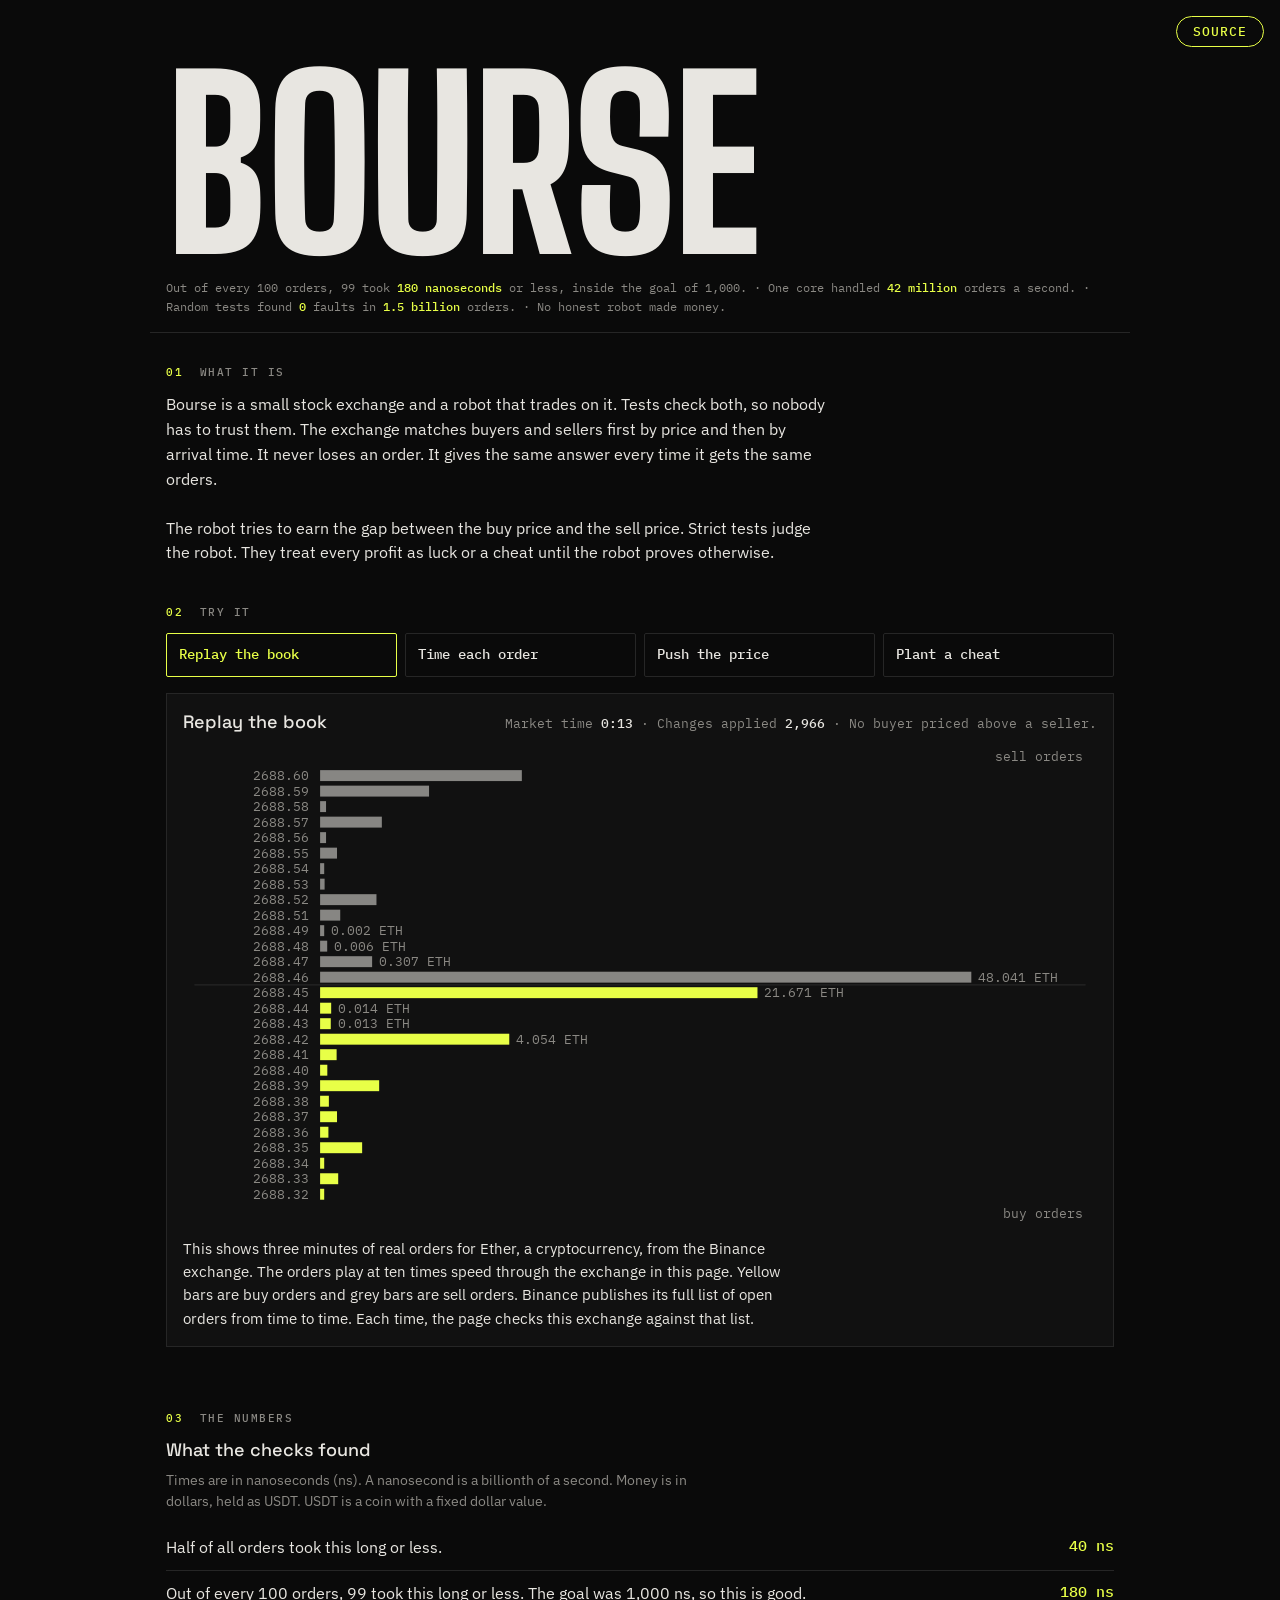
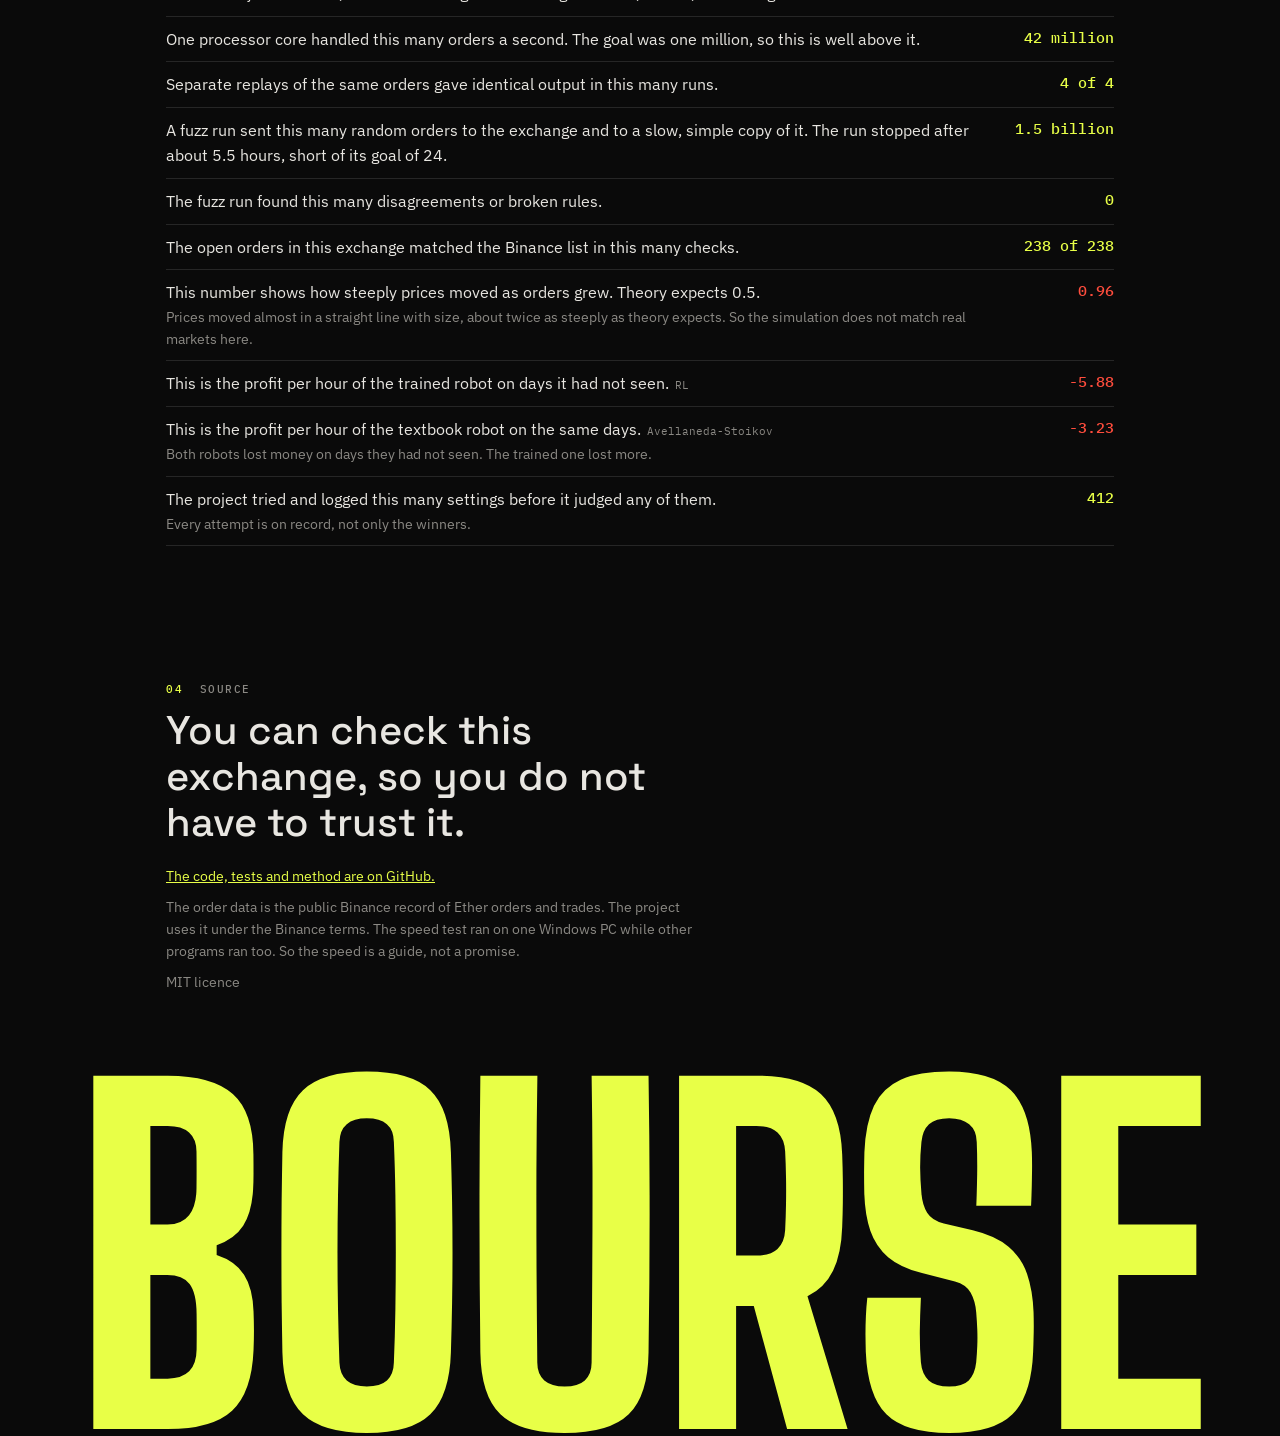
<file: site/index.html>
<!doctype html>
<html lang="en">
<head>
<meta charset="utf-8">
<meta name="viewport" content="width=device-width, initial-scale=1">
<title>Bourse</title>
<meta name="description" content="Bourse is a small stock exchange and a robot that trades on it, and tests check both.">
<link rel="preconnect" href="https://fonts.googleapis.com">
<link rel="preconnect" href="https://fonts.gstatic.com" crossorigin>
<link href="https://fonts.googleapis.com/css2?family=Big+Shoulders+Display:wght@800&family=Space+Grotesk:wght@500;700&family=IBM+Plex+Sans:wght@400;500&family=IBM+Plex+Mono:wght@400;500&display=swap" rel="stylesheet">
<link rel="stylesheet" href="style.css">
</head>
<body>
<a class="source-pill" href="https://github.com/samad-zeeshan/Bourse">Source</a>

<header class="top">
  <h1 class="wordmark">Bourse</h1>
  <p class="tape" id="tape" aria-label="Key numbers">The results load here.</p>
</header>

<main>
  <section class="intro">
    <p class="eyebrow"><span>01</span> What it is</p>
    <p>Bourse is a small stock exchange and a robot that trades on it. Tests check both, so nobody has to trust them. The exchange matches buyers and sellers first by price and then by arrival time. It never loses an order. It gives the same answer every time it gets the same orders.</p>
    <p>The robot tries to earn the gap between the buy price and the sell price. Strict tests judge the robot. They treat every profit as luck or a cheat until the robot proves otherwise.</p>
  </section>

  <section class="demo">
    <p class="eyebrow"><span>02</span> Try it</p>
    <nav class="controls" aria-label="Demo">
      <button type="button" data-view="replay" data-demo="replay" aria-pressed="true">Replay the book</button>
      <button type="button" data-view="latency" data-demo="timing" aria-pressed="false">Time each order</button>
      <button type="button" data-view="impact" data-demo="impact" aria-pressed="false">Push the price</button>
      <button type="button" data-view="cheat" data-demo="cheat" aria-pressed="false" class="surprise">Plant a cheat</button>
    </nav>

    <div class="stage" aria-live="polite">
      <div class="stage-head">
        <h2 id="stage-title">Replay the book</h2>
        <div class="readout" id="readout"></div>
      </div>
      <svg id="chart" role="img" aria-labelledby="stage-title stage-caption" viewBox="0 0 800 420" preserveAspectRatio="xMidYMid meet"></svg>
      <p class="caption" id="stage-caption"></p>
      <div class="stamp" id="stamp" hidden></div>
    </div>
  </section>

  <section class="facts" id="numbers">
    <p class="eyebrow"><span>03</span> The numbers</p>
    <h2>What the checks found</h2>
    <p class="key">Times are in nanoseconds (ns). A nanosecond is a billionth of a second. Money is in dollars, held as USDT. USDT is a coin with a fixed dollar value.</p>
    <dl id="facts"></dl>
  </section>
</main>

<footer class="coda">
  <div class="coda-inner">
    <p class="eyebrow"><span>04</span> Source</p>
    <p class="voice">You can check this exchange, so you do not have to trust it.</p>
    <p><a href="https://github.com/samad-zeeshan/Bourse">The code, tests and method are on GitHub.</a></p>
    <p>The order data is the public Binance record of Ether orders and trades. The project uses it under the Binance terms. The speed test ran on one Windows PC while other programs ran too. So the speed is a guide, not a promise.</p>
    <p>MIT licence</p>
  </div>
  <p class="wordmark wordmark-foot" aria-hidden="true">Bourse</p>
</footer>
<script type="module" src="app.js"></script>
</body>
</html>
</file>
<file: site/style.css>
/* The tape: black page, one acid accent for data, one red for refusals, monospace for every number. */

:root {
  --bg: #0a0a0a;
  --panel: #111111;
  --ink: #e8e6e1;
  --muted: #8b8984;
  --rule: #262626;
  --accent: #e8ff47;
  --signal: #ff4d3d;
  --display: "Space Grotesk", "IBM Plex Sans", sans-serif;
  --mark: "Big Shoulders Display", "Space Grotesk", sans-serif;
  /* Page surface and ink. The numbers section swaps these, so every section reads them instead of the raw tokens. */
  --surface: var(--bg);
  --fg: var(--ink);
  --text: "IBM Plex Sans", sans-serif;
  --mono: "IBM Plex Mono", ui-monospace, monospace;
  color-scheme: dark;
}

* { box-sizing: border-box; }
html { background: var(--bg); overflow-x: hidden; }
body {
  margin: 0;
  background: var(--surface);
  color: var(--fg);
  font: 16px/1.55 var(--text);
  -webkit-font-smoothing: antialiased;
  transition: background-color 600ms cubic-bezier(.2,.8,.2,1), color 600ms cubic-bezier(.2,.8,.2,1);
}
body.flip { --surface: var(--ink); --fg: var(--bg); }

.top, main > section {
  max-width: 980px;
  margin: 0 auto;
  padding-left: 16px;
  padding-right: 16px;
  background: var(--surface);
  transition: background-color 600ms cubic-bezier(.2,.8,.2,1);
}

.source-pill {
  position: fixed;
  top: 16px;
  right: 16px;
  z-index: 10;
  padding: 8px 16px;
  border: 1px solid var(--accent);
  border-radius: 999px;
  background: var(--bg);
  color: var(--accent);
  font: 500 13px/1 var(--mono);
  letter-spacing: 0.08em;
  text-transform: uppercase;
  text-decoration: none;
  transition: background-color 160ms ease, color 160ms ease;
}
.source-pill:hover { background: var(--accent); color: var(--bg); }
.source-pill:focus-visible { outline: 2px solid var(--accent); outline-offset: 3px; }

.eyebrow {
  margin: 0 0 12px;
  font: 500 11px/1.4 var(--mono);
  letter-spacing: 0.14em;
  text-transform: uppercase;
  color: var(--muted);
}
.eyebrow span { color: var(--accent); margin-right: 8px; }
body.flip main .eyebrow span, body.flip .tape b { color: var(--fg); }

.top {
  padding-top: 72px;
  padding-bottom: 16px;
  border-bottom: 1px solid var(--rule);
}
.wordmark {
  margin: 0;
  font: 800 clamp(96px, 24vw, 232px)/0.8 var(--mark);
  letter-spacing: -0.01em;
  text-transform: uppercase;
}
.top .wordmark { margin-bottom: 20px; }
.tape {
  margin: 0;
  font: 400 12px/1.6 var(--mono);
  color: var(--muted);
  font-variant-numeric: tabular-nums;
}
.tape b { color: var(--accent); font-weight: 500; }

.intro { padding-top: 32px; }
.intro p:not(.eyebrow) { max-width: 66ch; margin: 0 0 24px; }
/* The demo is the instrument, so it stays black when the page flips light around it. */
.demo { padding-top: 16px; padding-bottom: 16px; background: var(--bg); color: var(--ink); }
body.flip .demo .eyebrow span { color: var(--accent); }

.controls {
  display: grid;
  grid-template-columns: repeat(4, minmax(0, 1fr));
  gap: 8px;
  margin: 8px 0 16px;
}
.controls button {
  appearance: none;
  min-height: 44px;
  padding: 10px 12px;
  border: 1px solid var(--rule);
  border-radius: 2px;
  background: transparent;
  color: var(--ink);
  font: 500 14px/1.2 var(--mono);
  text-align: left;
  cursor: pointer;
  transition: border-color 160ms ease, background-color 160ms ease, transform 80ms ease;
}
.controls button:hover { border-color: var(--muted); }
.controls button:active { transform: translateY(1px); }
.controls button:focus-visible { outline: 2px solid var(--accent); outline-offset: 2px; }
.controls button[aria-pressed="true"] { border-color: var(--accent); color: var(--accent); }
.controls button.surprise[aria-pressed="true"] { border-color: var(--signal); color: var(--signal); }
.controls button:disabled { opacity: 0.4; cursor: wait; }

.stage {
  position: relative;
  padding: 16px;
  background: var(--panel);
  color: var(--ink);
  border: 1px solid var(--rule);
}
.stage-head { display: flex; flex-wrap: wrap; justify-content: space-between; gap: 8px; align-items: baseline; }
h2 { margin: 0; font: 500 18px/1.3 var(--display); }
.readout { font: 400 13px/1.4 var(--mono); color: var(--muted); font-variant-numeric: tabular-nums; }
.readout b { color: var(--ink); font-weight: 500; }
.readout b.warn { color: var(--signal); }
#chart { display: block; width: 100%; height: auto; margin-top: 12px; }
.caption { max-width: 70ch; margin: 12px 0 0; color: var(--ink); font-size: 15px; }

.stamp {
  position: absolute;
  top: 64px;
  right: 24px;
  max-width: 280px;
  padding: 10px 14px;
  border: 2px solid var(--signal);
  color: var(--signal);
  font: 500 14px/1.35 var(--mono);
  text-transform: uppercase;
  letter-spacing: 0.04em;
  transform: rotate(-3deg);
  background: rgba(10, 10, 10, 0.85);
}
.stamp.ok { border-color: var(--accent); color: var(--accent); }
.stamp.low { top: auto; bottom: 120px; right: 40px; }

.facts { padding-top: 48px; padding-bottom: 64px; }
.facts .key { max-width: 66ch; margin: 8px 0 0; color: var(--muted); font-size: 14px; }
body.flip .facts .key { color: var(--fg); }
.facts dl {
  display: grid;
  grid-template-columns: minmax(0, 1fr) auto;
  gap: 0;
  margin: 12px 0 0;
  font-variant-numeric: tabular-nums;
}
.facts dt, .facts dd { margin: 0; padding: 10px 0; border-bottom: 1px solid var(--rule); }
.facts dt { color: var(--fg); padding-right: 16px; }
.facts dt .note { display: block; margin-top: 2px; font-size: 14px; color: var(--muted); }
.facts dt .tag { margin-left: 6px; font: 400 11px/1 var(--mono); color: var(--muted); }
.facts dd { font: 500 15px/1.5 var(--mono); color: var(--accent); text-align: right; white-space: nowrap; }
.facts dd.bad { color: var(--signal); }
/* On the light surface the acid accent disappears, so values go to ink and bad ones become a red chip. */
body.flip .facts dt .note, body.flip .facts dt .tag { color: #4a4945; }
body.flip .facts dt, body.flip .facts dd { border-bottom-color: #c9c6bf; }
body.flip .facts dd { color: var(--fg); }
body.flip .facts dd.bad { color: var(--fg); }
body.flip .facts dd.bad::before { content: ""; display: inline-block; width: 8px; height: 8px; margin-right: 8px; background: var(--signal); vertical-align: 1px; }

.coda {
  margin-top: 0;
  padding: 72px 0 0;
  background: var(--bg);
  color: var(--muted);
  font-size: 14px;
  overflow: hidden;
}
.coda-inner { max-width: 980px; margin: 0 auto; padding: 0 16px; }
.coda p { margin: 0 0 10px; max-width: 66ch; }
.coda .voice { margin-bottom: 20px; font: 500 clamp(24px, 4vw, 40px)/1.15 var(--display); color: var(--ink); max-width: 22ch; }
.coda a { color: var(--accent); }
.coda a:focus-visible { outline: 2px solid var(--accent); outline-offset: 2px; }
.coda .wordmark-foot {
  max-width: none;
  /* The tight line height lets the capitals rise above the line box, so the gap grows with the type. */
  margin: calc(40px + 0.14em) 0 0;
  padding: 0 8px;
  font-size: 34.5vw;
  line-height: 0.74;
  padding-bottom: 0.03em;
  color: var(--accent);
  text-align: center;
  white-space: nowrap;
}

svg text { font-family: var(--mono); fill: var(--muted); font-size: 11px; }
svg .axis { stroke: var(--rule); }
svg .bid { fill: var(--accent); }
svg .ask { fill: var(--ink); opacity: 0.55; }
svg .bar { fill: var(--accent); }
svg .mark { stroke: var(--ink); stroke-dasharray: 3 3; }
svg .fit { stroke: var(--accent); stroke-width: 2; fill: none; }
svg .ref { stroke: var(--muted); stroke-dasharray: 4 4; fill: none; }
svg .pt { fill: var(--accent); }
svg .err { stroke: var(--accent); }
svg .zero { stroke: var(--muted); }
svg .ci { stroke-width: 6; stroke-linecap: butt; }
svg .honest { stroke: var(--ink); }
svg .cheat { stroke: var(--signal); }
svg text.label { fill: var(--ink); font-size: 12px; }
svg text.warn { fill: var(--signal); }

@media (max-width: 640px) {
  .controls { grid-template-columns: repeat(2, minmax(0, 1fr)); }
  .stamp { position: static; margin-top: 12px; transform: none; max-width: none; }
}

@media (prefers-reduced-motion: reduce) {
  * { transition: none !important; animation: none !important; }
}
svg text.tag { font-size: 10px; opacity: 0.7; }
</file>
